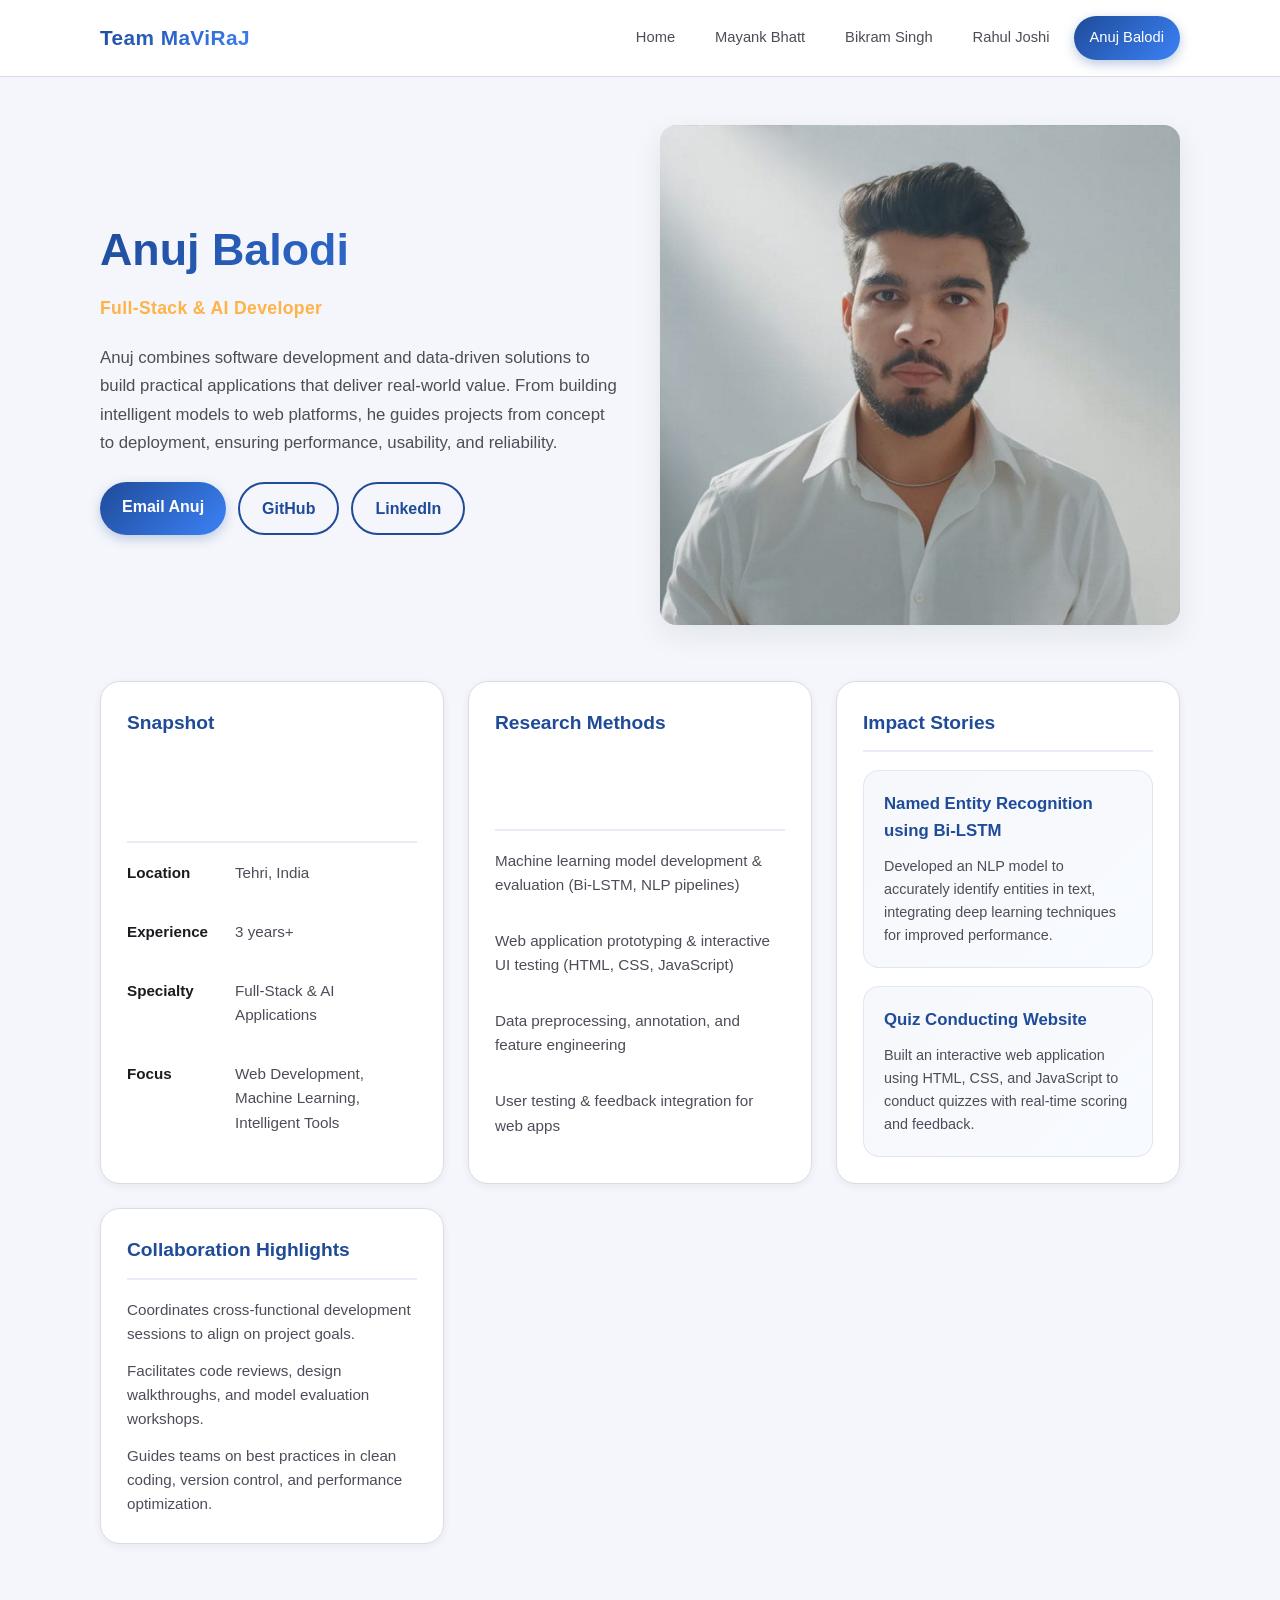
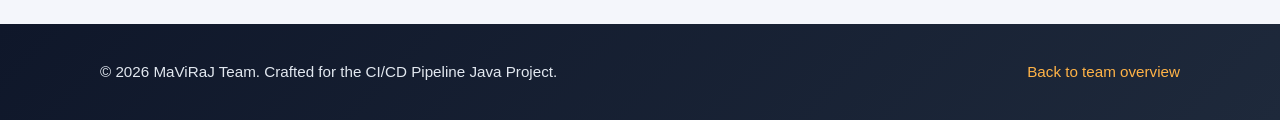
<file: portfolio-anuj.html>
<!DOCTYPE html>
<html lang="en">
<head>
    <meta charset="UTF-8">
    <meta name="viewport" content="width=device-width, initial-scale=1.0">
    <title>Anuj Balodi · Full-Stack & AI Developer</title>
    <link rel="stylesheet" href="styles.css">
</head>
<body>
    <header>
        <nav>
            <div class="brand">Team MaViRaJ</div>
            <div class="nav-links">
                <a href="index.html">Home</a>
                <a href="portfolio-mayank.html">Mayank Bhatt</a>
                <a href="portfolio-bikram.html">Bikram Singh</a>
                <a href="portfolio-rahul.html">Rahul Joshi</a>
                <a class="active" href="portfolio-anuj.html">Anuj Balodi</a>
            </div>
        </nav>
    </header>

    <main>
        <section class="profile-header">
            <div class="profile-summary">
                <h1>Anuj Balodi</h1>
                <p class="title">Full-Stack & AI Developer</p>
                <p>Anuj combines software development and data-driven solutions to build practical applications that deliver real-world value. From building intelligent models to web platforms, he guides projects from concept to deployment, ensuring performance, usability, and reliability.</p>
                <div class="button-row" style="margin-top: 24px;">
                    <a href="https://mail.google.com/mail/?view=cm&fs=1&to=anujbalodi96@gmail.com">Email Anuj</a>
                    <a class="secondary" href="https://github.com/AnujBalodi916" target="_blank" rel="noopener">GitHub</a>
                    <a class="secondary" href="https://www.linkedin.com/in/anuj-balodi-7848a92a7" target="_blank" rel="noopener">LinkedIn</a>
                </div>
            </div>
            <div>
                <img src="anuj.jpeg" alt="Portrait of Anuj Balodi">
            </div>
        </section>

        <section class="detail-grid">
            <article class="detail-card">
                <h2>Snapshot</h2>
                <ul>
                    <li><strong>Location</strong> Tehri, India</li>
                    <li><strong>Experience</strong> 3 years+</li>
                    <li><strong>Specialty</strong> Full-Stack & AI Applications</li>
                    <li><strong>Focus</strong> Web Development, Machine Learning, Intelligent Tools</li>
                </ul>
            </article>

            <article class="detail-card">
                <h2>Research Methods</h2>
                <ul>
                    <li>Machine learning model development & evaluation (Bi-LSTM, NLP pipelines)</li>
                    <li>Web application prototyping & interactive UI testing (HTML, CSS, JavaScript)</li>
                    <li>Data preprocessing, annotation, and feature engineering</li>
                    <li>User testing & feedback integration for web apps</li>
                </ul>
            </article>

            <article class="detail-card">
                <h2>Impact Stories</h2>
                <div class="project-card">
                    <h3>Named Entity Recognition using Bi-LSTM</h3>
                    <p>Developed an NLP model to accurately identify entities in text, integrating deep learning techniques for improved performance.</p>
                </div>
                <div class="project-card">
                    <h3>Quiz Conducting Website</h3>
                    <p>Built an interactive web application using HTML, CSS, and JavaScript to conduct quizzes with real-time scoring and feedback.</p>
                </div>
            </article>

            <article class="detail-card">
                <h2>Collaboration Highlights</h2>
                <ul>
                    <li>Coordinates cross-functional development sessions to align on project goals.</li>
                    <li>Facilitates code reviews, design walkthroughs, and model evaluation workshops.</li>
                    <li>Guides teams on best practices in clean coding, version control, and performance optimization.</li>
                </ul>
            </article>
        </section>
    </main>

    <footer>
        <div class="container">
            <p>© 2026 MaViRaJ Team. Crafted for the CI/CD Pipeline Java Project.</p>
            <p><a href="index.html">Back to team overview</a></p>
        </div>
    </footer>
</body>
</html>
</file>
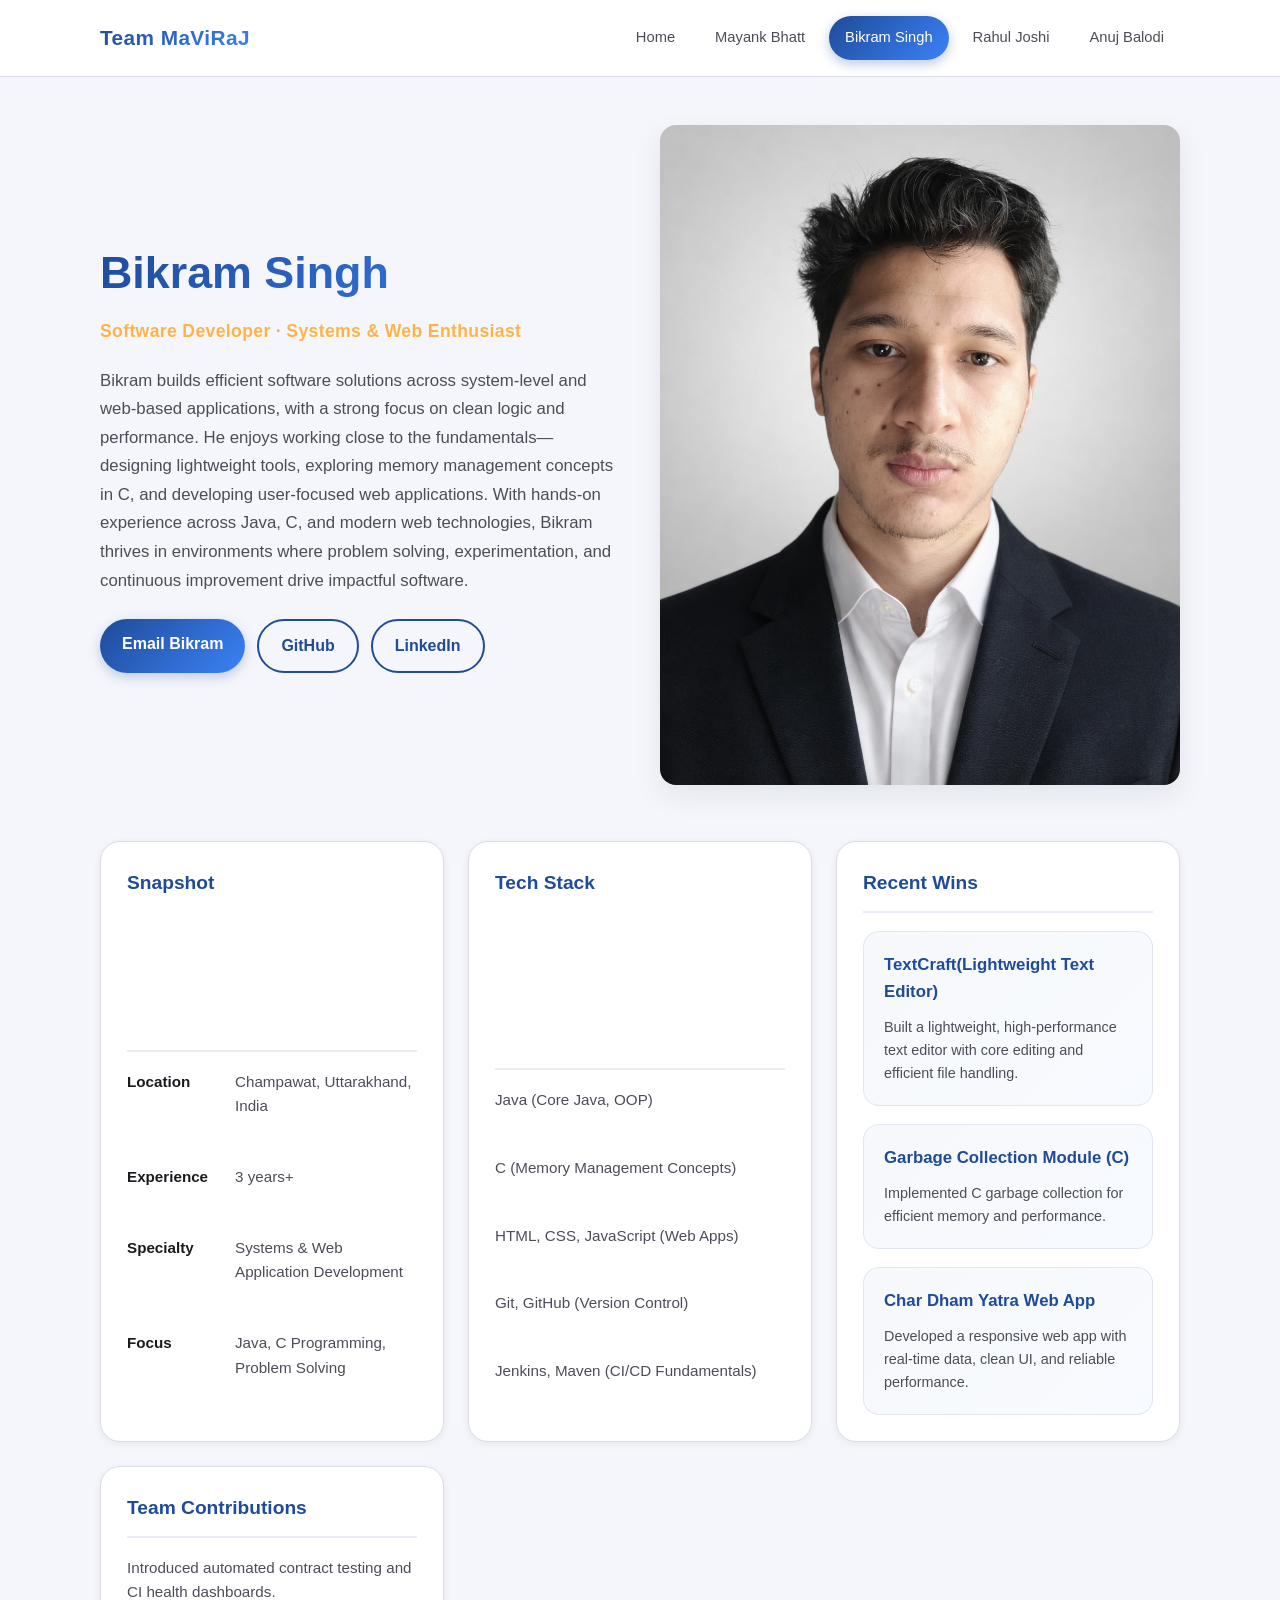
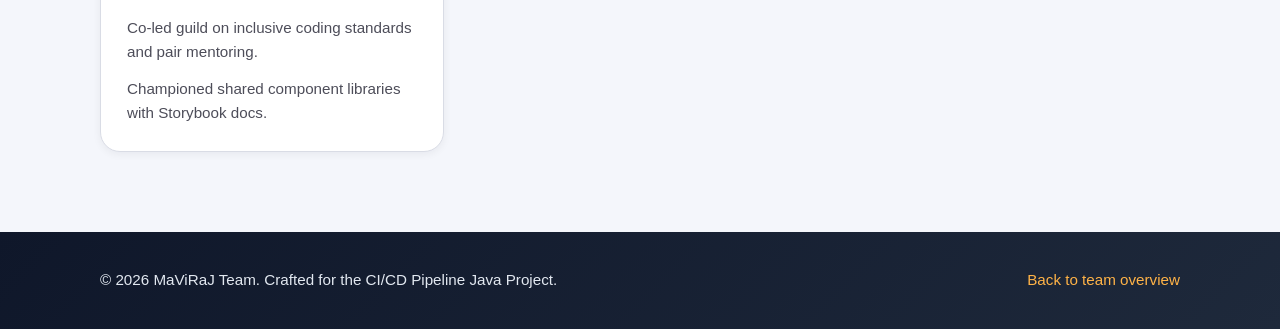
<file: portfolio-bikram.html>
<!DOCTYPE html>
<html lang="en">
<head>
    <meta charset="UTF-8">
    <meta name="viewport" content="width=device-width, initial-scale=1.0">
    <title>Bikram Singh · Software Developer</title>
    <link rel="stylesheet" href="styles.css">
</head>
<body>
    <header>
        <nav>
            <div class="brand">Team MaViRaJ</div>
            <div class="nav-links">
                <a href="index.html">Home</a>
                <a href="portfolio-mayank.html">Mayank Bhatt</a>
                <a class="active" href="portfolio-bikram.html">Bikram Singh</a>
                <a href="portfolio-rahul.html">Rahul Joshi</a>
                <a href="portfolio-anuj.html">Anuj Balodi</a>
            </div>
        </nav>
    </header>

    <main>
        <section class="profile-header">
            <div class="profile-summary">
                <h1>Bikram Singh</h1>
                <p class="title">Software Developer · Systems & Web Enthusiast</p>
                <p>Bikram builds efficient software solutions across system-level and web-based applications, with a strong focus on clean logic and performance. He enjoys working close to the fundamentals—designing lightweight tools, exploring memory management concepts in C, and developing user-focused web applications. With hands-on experience across Java, C, and modern web technologies, Bikram thrives in environments where problem solving, experimentation, and continuous improvement drive impactful software.</p>
                <div class="button-row" style="margin-top: 24px;">
                    <a href="https://mail.google.com/mail/?view=cm&fs=1&to=uriyalvikramsingh2603@gmail.com">Email Bikram</a>
                    <a class="secondary" href="https://github.com/BikramSingh26" target="_blank" rel="noopener">GitHub</a>
                    <a class="secondary" href="https://www.linkedin.com/in/bikram-singh308" target="_blank" rel="noopener">LinkedIn</a>
                </div>
            </div>
            <div>
                <img src="bikram_singh.png" alt="Portrait of Bikram Singh">
            </div>
        </section>

        <section class="detail-grid">
            <article class="detail-card">
                <h2>Snapshot</h2>
                <ul>
                    <li><strong>Location</strong> Champawat, Uttarakhand, India</li>
                    <li><strong>Experience</strong> 3 years+</li>
                    <li><strong>Specialty</strong> Systems & Web Application Development</li>
                    <li><strong>Focus</strong> Java, C Programming, Problem Solving</li>
                </ul>
            </article>

            <article class="detail-card">
                <h2>Tech Stack</h2>
                <ul>
                    <li>Java (Core Java, OOP)</li>
                    <li>C (Memory Management Concepts)</li>
                    <li>HTML, CSS, JavaScript (Web Apps)</li>
                    <li>Git, GitHub (Version Control)</li>
                    <li>Jenkins, Maven (CI/CD Fundamentals)</li>
                </ul>
            </article>

            <article class="detail-card">
                <h2>Recent Wins</h2>
                <div class="project-card">
                    <h3>TextCraft(Lightweight Text Editor)</h3>
                    <p>Built a lightweight, high-performance text editor with core editing and efficient file handling.</p>
                </div>
                <div class="project-card">
                    <h3>Garbage Collection Module (C)</h3>
                    <p>Implemented C garbage collection for efficient memory and performance.</p>
                </div>
                <div class="project-card">
                    <h3>Char Dham Yatra Web App</h3>
                    <p>Developed a responsive web app with real-time data, clean UI, and reliable performance.</p>
                </div>
            </article>

            <article class="detail-card">
                <h2>Team Contributions</h2>
                <ul>
                    <li>Introduced automated contract testing and CI health dashboards.</li>
                    <li>Co-led guild on inclusive coding standards and pair mentoring.</li>
                    <li>Championed shared component libraries with Storybook docs.</li>
                </ul>
            </article>
        </section>
    </main>

    <footer>
        <div class="container">
            <p>© 2026 MaViRaJ Team. Crafted for the CI/CD Pipeline Java Project.</p>
            <p><a href="index.html">Back to team overview</a></p>
        </div>
    </footer>
</body>
</html>
</file>
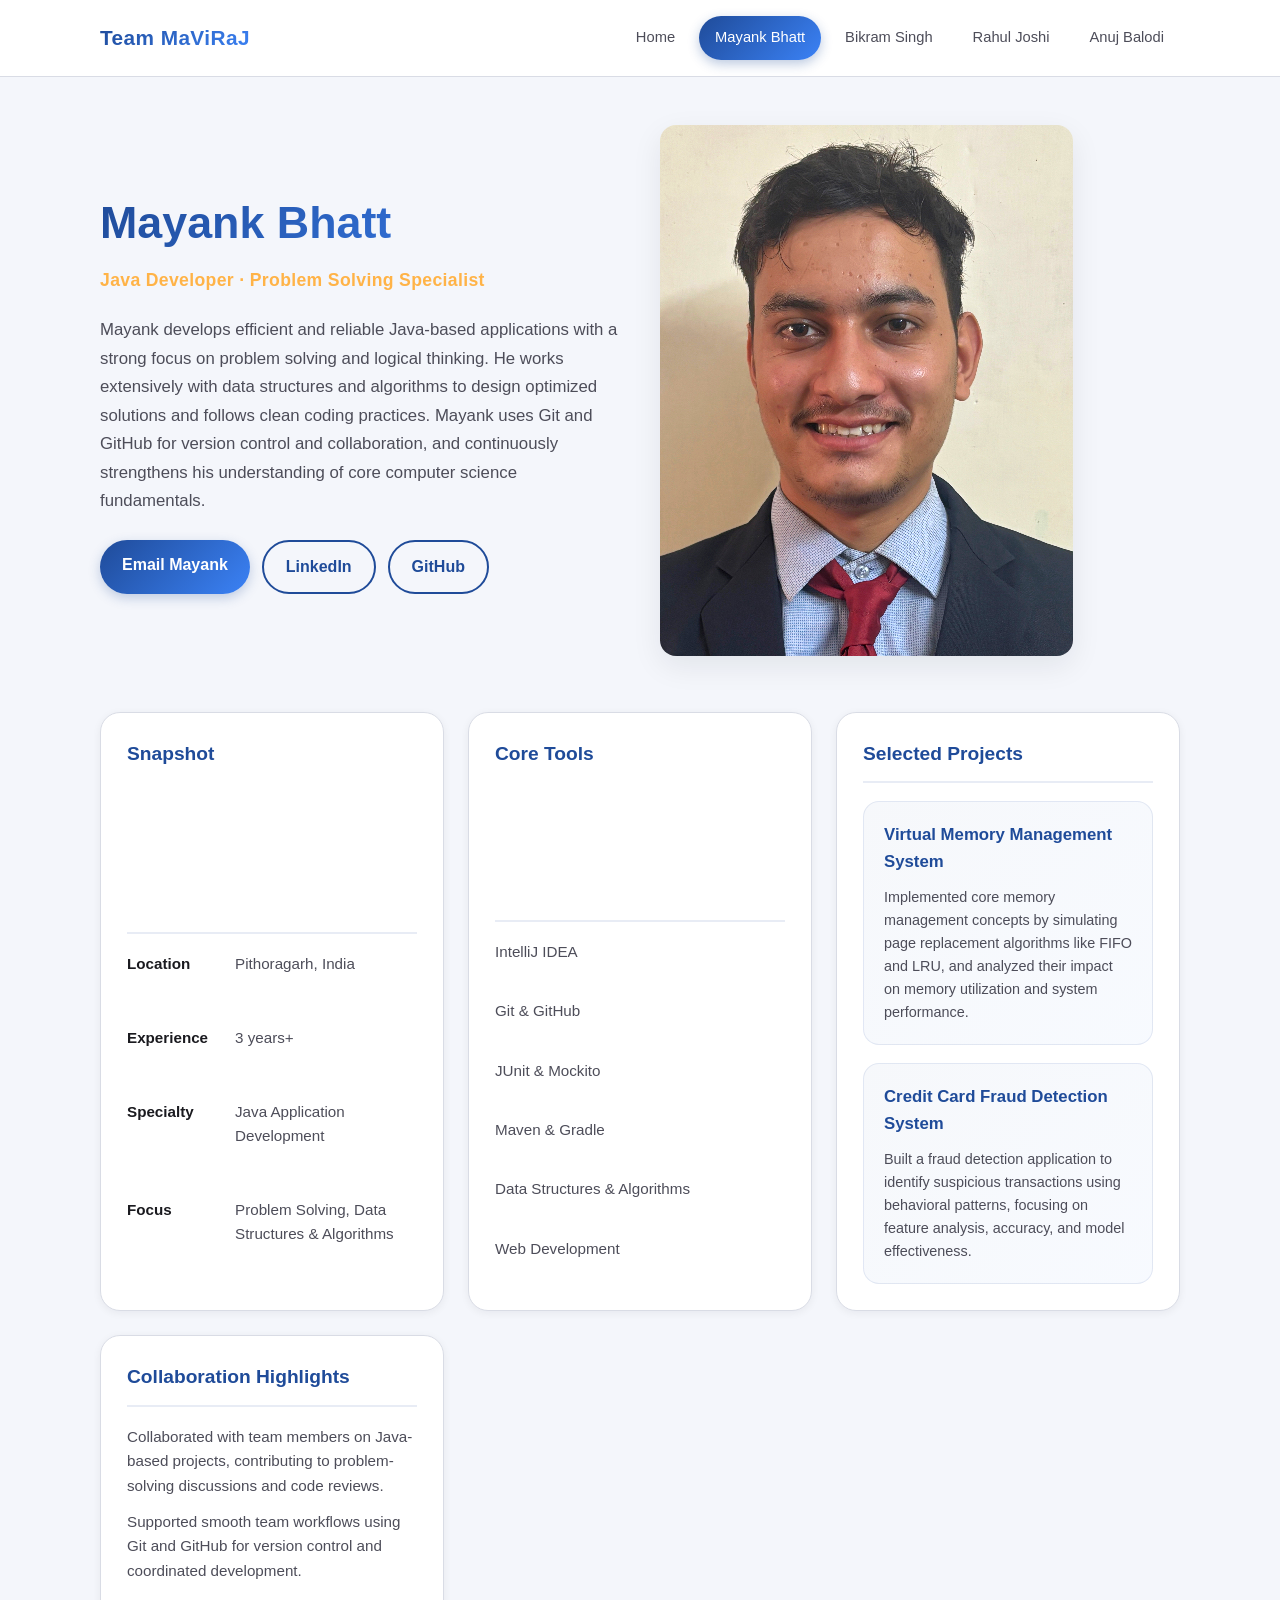
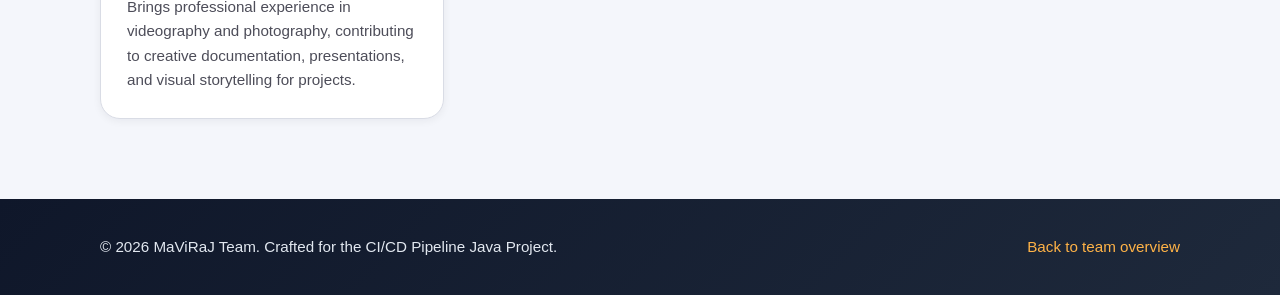
<file: portfolio-mayank.html>
<!DOCTYPE html>
<html lang="en">
<head>
    <meta charset="UTF-8">
    <meta name="viewport" content="width=device-width, initial-scale=1.0">
    <title>Mayank Bhatt · Java Developer & Problem Solver</title>
    <link rel="stylesheet" href="styles.css">
</head>
<body>
    <header>
        <nav>
            <div class="brand">Team MaViRaJ</div>
            <div class="nav-links">
                <a href="index.html">Home</a>
                <a class="active" href="portfolio-mayank.html">Mayank Bhatt</a>
                <a href="portfolio-bikram.html">Bikram Singh</a>
                <a href="portfolio-rahul.html">Rahul Joshi</a>
                <a href="portfolio-anuj.html">Anuj Balodi</a>
            </div>
        </nav>
    </header>

    <main>
        <section class="profile-header">
            <div class="profile-summary">
                <h1>Mayank Bhatt</h1>
                <p class="title">Java Developer · Problem Solving Specialist</p>
                <p>Mayank develops efficient and reliable Java-based applications with a strong focus on problem solving and logical thinking. He works extensively with data structures and algorithms to design optimized solutions and follows clean coding practices. Mayank uses Git and GitHub for version control and collaboration, and continuously strengthens his understanding of core computer science fundamentals.</p>
                <div class="button-row" style="margin-top: 24px;">
                    <a href="https://mail.google.com/mail/?view=cm&fs=1&to=mayankbhatt310@gmail.com">Email Mayank</a>
                    <a class="secondary" href="https://www.linkedin.com/in/mayank-bhatt03" target="_blank" rel="noopener">LinkedIn</a>
                    <a class="secondary" href="https://github.com/mayankbhatt03" target="_blank" rel="noopener">GitHub</a>
                </div>
            </div>
            <div>
                <img src="mayank_bhatt.jpeg" alt="Portrait of Mayank Bhatt">
            </div>
        </section>

        <section class="detail-grid">
            <article class="detail-card">
                <h2>Snapshot</h2>
                <ul>
                    <li><strong>Location</strong> Pithoragarh, India</li>
                    <li><strong>Experience</strong> 3 years+</li>
                    <li><strong>Specialty</strong> Java Application Development</li>
                    <li><strong>Focus</strong> Problem Solving, Data Structures & Algorithms</li>
                </ul>
            </article>

            <article class="detail-card">
                <h2>Core Tools</h2>
                <ul>
                    <li>IntelliJ IDEA</li>
                    <li>Git & GitHub</li>
                    <li>JUnit & Mockito</li>
                    <li>Maven & Gradle</li>
                    <li>Data Structures & Algorithms</li>
                    <li>Web Development</li>
                </ul>
            </article>

            <article class="detail-card">
                <h2>Selected Projects</h2>
                <div class="project-card">
                    <h3>Virtual Memory Management System</h3>
                    <p>Implemented core memory management concepts by simulating page replacement algorithms like FIFO and LRU, and analyzed their impact on memory utilization and system performance.</p>
                </div>
                <div class="project-card">
                    <h3>Credit Card Fraud Detection System</h3>
                    <p>Built a fraud detection application to identify suspicious transactions using behavioral patterns, focusing on feature analysis, accuracy, and model effectiveness.</p>
                </div>
            </article>

            <article class="detail-card">
                <h2>Collaboration Highlights</h2>
                <ul>
                    <li>Collaborated with team members on Java-based projects, contributing to problem-solving discussions and code reviews.</li>
                    <li>Supported smooth team workflows using Git and GitHub for version control and coordinated development.</li>
                    <li>Brings professional experience in videography and photography, contributing to creative documentation, presentations, and visual storytelling for projects.</li>
                </ul>
            </article>
        </section>
    </main>

    <footer>
        <div class="container">
            <p>© 2026 MaViRaJ Team. Crafted for the CI/CD Pipeline Java Project.</p>
            <p><a href="index.html">Back to team overview</a></p>
        </div>
    </footer>
</body>
</html>
</file>
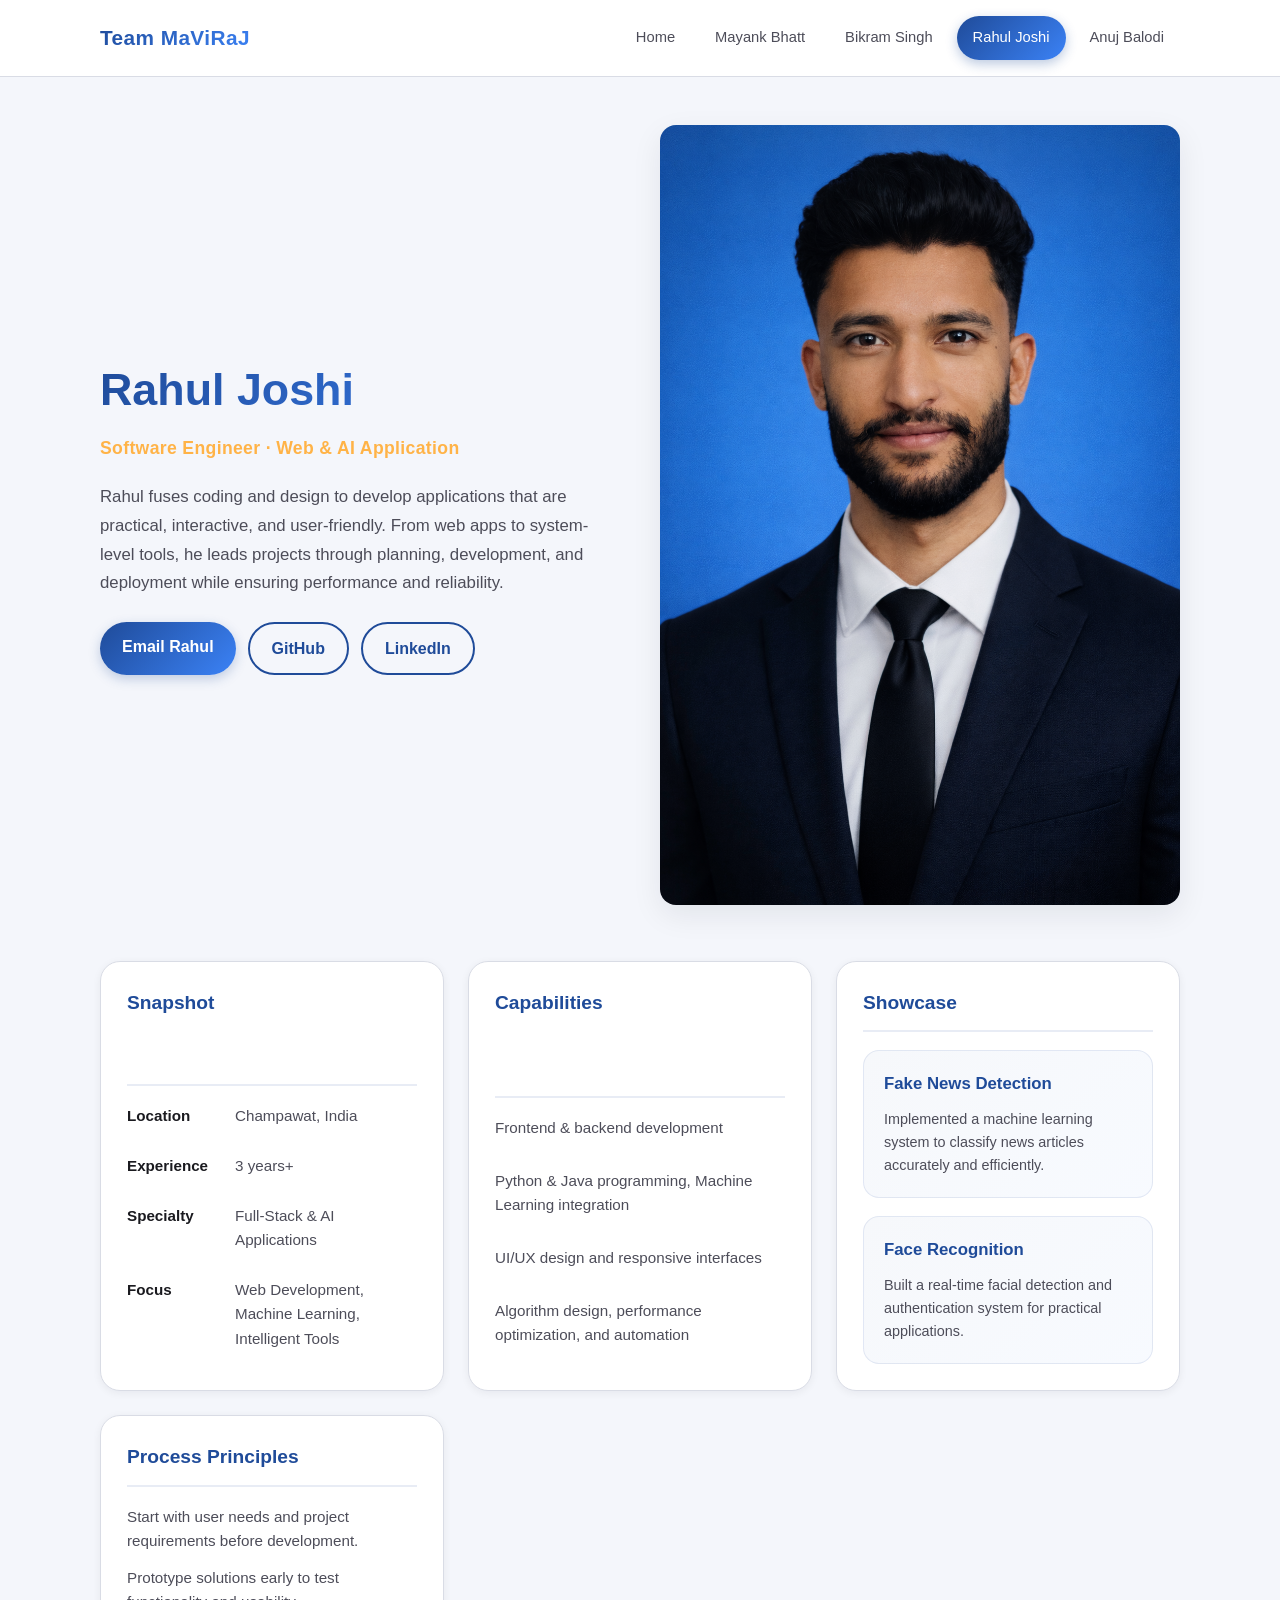
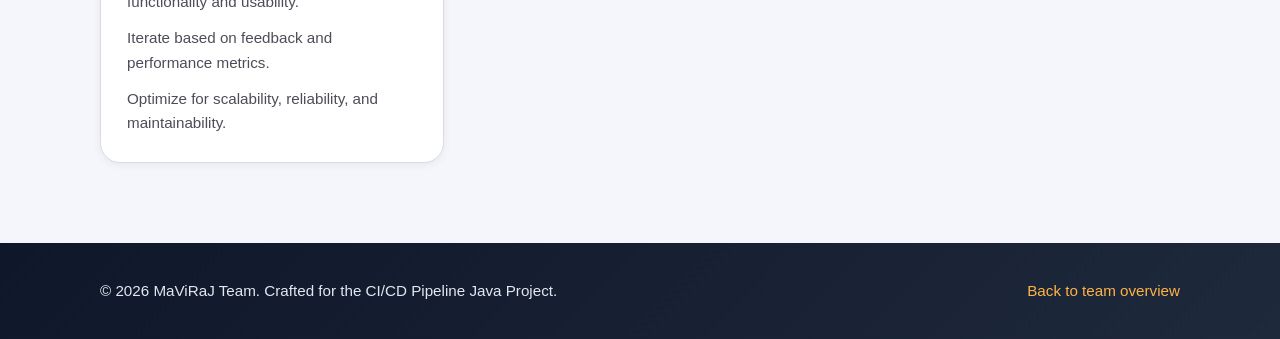
<file: portfolio-rahul.html>
<!DOCTYPE html>
<html lang="en">
<head>
    <meta charset="UTF-8">
    <meta name="viewport" content="width=device-width, initial-scale=1.0">
    <title>Rahul Joshi · Software Engineer</title>
    <link rel="stylesheet" href="styles.css">
</head>
<body>
    <header>
        <nav>
            <div class="brand">Team MaViRaJ</div>
            <div class="nav-links">
                <a href="index.html">Home</a>
                <a href="portfolio-mayank.html">Mayank Bhatt</a>
                <a href="portfolio-bikram.html">Bikram Singh</a>
                <a class="active" href="portfolio-rahul.html">Rahul Joshi</a>
                <a href="portfolio-anuj.html">Anuj Balodi</a>
            </div>
        </nav>
    </header>

    <main>
        <section class="profile-header">
            <div class="profile-summary">
                <h1>Rahul Joshi</h1>
                <p class="title">Software Engineer · Web & AI Application</p>
                <p>Rahul fuses coding and design to develop applications that are practical, interactive, and user-friendly. From web apps to system-level tools, he leads projects through planning, development, and deployment while ensuring performance and reliability.</p>
                <div class="button-row" style="margin-top: 24px;">
                    <a href="https://mail.google.com/mail/?view=cm&fs=1&to=rahuljoshi128raj@gmail.com">Email Rahul</a>
                    <a class="secondary" href="https://github.com/rahul-joshi12" target="_blank" rel="noopener">GitHub</a>
                    <a class="secondary" href="https://www.linkedin.com/in/rahul-joshi-485088318" target="_blank" rel="noopener">LinkedIn</a>
                </div>
            </div>
            <div>
                <img src="rrahul.png" alt="Portrait of Rahul Joshi">
            </div>
        </section>

        <section class="detail-grid">
            <article class="detail-card">
                <h2>Snapshot</h2>
                <ul>
                    <li><strong>Location</strong> Champawat, India</li>
                    <li><strong>Experience</strong> 3 years+</li>
                    <li><strong>Specialty</strong> Full-Stack & AI Applications</li>
                    <li><strong>Focus</strong> Web Development, Machine Learning, Intelligent Tools</li>
                </ul>
            </article>

            <article class="detail-card">
                <h2>Capabilities</h2>
                <ul>
                    <li>Frontend & backend development</li>
                    <li>Python & Java programming, Machine Learning integration</li>
                    <li>UI/UX design and responsive interfaces</li>
                    <li>Algorithm design, performance optimization, and automation</li>
                </ul>
            </article>

            <article class="detail-card">
                <h2>Showcase</h2>
                <div class="project-card">
                    <h3>Fake News Detection</h3>
                    <p>Implemented a machine learning system to classify news articles accurately and efficiently.</p>
                </div>
                <div class="project-card">
                    <h3>Face Recognition</h3>
                    <p>Built a real-time facial detection and authentication system for practical applications.</p>
                </div>
            </article>

            <article class="detail-card">
                <h2>Process Principles</h2>
                <ul>
                    <li>Start with user needs and project requirements before development.</li>
                    <li>Prototype solutions early to test functionality and usability.</li>
                    <li>Iterate based on feedback and performance metrics.</li>
                    <li>Optimize for scalability, reliability, and maintainability.</li>
                </ul>
            </article>
        </section>
    </main>

    <footer>
        <div class="container">
            <p>© 2026 MaViRaJ Team. Crafted for the CI/CD Pipeline Java Project.</p>
            <p><a href="index.html">Back to team overview</a></p>
        </div>
    </footer>
</body>
</html>
</file>
<file: styles.css>
/* Base styles */
:root {
    --primary: #1f4b99;
    --primary-dark: #163a7a;
    --accent: #ffb347;
    --accent-light: #ffd699;
    --bg: #f4f6fb;
    --text: #1a1a1f;
    --muted: #4d4d59;
    --card-bg: #ffffff;
    --border: #d9dce5;
    --gradient-start: #1f4b99;
    --gradient-end: #3b82f6;
    --shadow-sm: 0 2px 8px rgba(15, 23, 42, 0.06);
    --shadow-md: 0 10px 30px rgba(15, 23, 42, 0.08);
    --shadow-lg: 0 20px 40px rgba(15, 23, 42, 0.12);
}

* {
    box-sizing: border-box;
    margin: 0;
    padding: 0;
}

html {
    scroll-behavior: smooth;
}

body {
    font-family: "Segoe UI", Arial, sans-serif;
    color: var(--text);
    background: var(--bg);
    line-height: 1.6;
    min-height: 100vh;
}

a {
    color: inherit;
    text-decoration: none;
    transition: color 0.2s ease;
}

img {
    display: block;
    max-width: 100%;
    border-radius: 16px;
    box-shadow: var(--shadow-md);
}

/* Header styles */
header {
    background: rgba(255, 255, 255, 0.95);
    border-bottom: 1px solid var(--border);
    position: sticky;
    top: 0;
    z-index: 100;
    backdrop-filter: blur(10px);
}

nav {
    max-width: 1120px;
    margin: 0 auto;
    padding: 16px 20px;
    display: flex;
    align-items: center;
    justify-content: space-between;
    gap: 24px;
}

nav .brand {
    font-size: 1.3rem;
    font-weight: 700;
    background: linear-gradient(135deg, var(--gradient-start), var(--gradient-end));
    -webkit-background-clip: text;
    -webkit-text-fill-color: transparent;
    background-clip: text;
    letter-spacing: 0.02em;
}

.nav-links {
    display: flex;
    gap: 8px;
    flex-wrap: wrap;
}

.nav-links a {
    padding: 10px 16px;
    border-radius: 999px;
    transition: all 0.25s ease;
    font-size: 0.92rem;
    font-weight: 500;
    color: var(--muted);
}

.nav-links a:hover {
    background: rgba(31, 75, 153, 0.08);
    color: var(--primary);
}

.nav-links a.active {
    background: linear-gradient(135deg, var(--gradient-start), var(--gradient-end));
    color: #ffffff;
    box-shadow: 0 4px 12px rgba(31, 75, 153, 0.3);
}

/* Main content */
main {
    max-width: 1120px;
    margin: 0 auto;
    padding: 48px 20px 80px;
}

/* Hero section */
.hero {
    display: grid;
    grid-template-columns: repeat(auto-fit, minmax(280px, 1fr));
    gap: 48px;
    align-items: center;
    margin-bottom: 72px;
    padding: 32px 0;
}

.hero-text h1 {
    font-size: clamp(2.2rem, 5vw, 3.2rem);
    background: linear-gradient(135deg, var(--gradient-start), var(--gradient-end));
    -webkit-background-clip: text;
    -webkit-text-fill-color: transparent;
    background-clip: text;
    margin-bottom: 20px;
    line-height: 1.2;
}

.hero-text p {
    color: var(--muted);
    font-size: 1.1rem;
    line-height: 1.7;
}

.hero-cta {
    display: flex;
    gap: 14px;
    margin-top: 32px;
    flex-wrap: wrap;
}

.hero-cta a {
    background: linear-gradient(135deg, var(--gradient-start), var(--gradient-end));
    color: #ffffff;
    padding: 14px 28px;
    border-radius: 999px;
    font-weight: 600;
    transition: all 0.25s ease;
    box-shadow: 0 4px 16px rgba(31, 75, 153, 0.3);
}

.hero-cta a:hover {
    transform: translateY(-3px);
    box-shadow: 0 8px 24px rgba(31, 75, 153, 0.4);
}

.hero-cta a.secondary {
    background: transparent;
    border: 2px solid var(--primary);
    color: var(--primary);
    box-shadow: none;
}

.hero-cta a.secondary:hover {
    background: var(--primary);
    color: #ffffff;
}

/* Section headings */
.section-heading {
    text-align: center;
    margin-bottom: 40px;
}

.section-heading h2 {
    font-size: 2rem;
    background: linear-gradient(135deg, var(--gradient-start), var(--gradient-end));
    -webkit-background-clip: text;
    -webkit-text-fill-color: transparent;
    background-clip: text;
    margin-bottom: 12px;
}

.section-heading p {
    color: var(--muted);
    font-size: 1.05rem;
    max-width: 600px;
    margin: 0 auto;
}

/* Member grid */
.member-grid {
    display: grid;
    grid-template-columns: repeat(auto-fit, minmax(280px, 1fr));
    gap: 28px;
}

.member-card {
    background: var(--card-bg);
    border: 1px solid var(--border);
    border-radius: 24px;
    padding: 28px;
    display: flex;
    flex-direction: column;
    gap: 16px;
    box-shadow: var(--shadow-sm);
    transition: all 0.3s ease;
    position: relative;
    overflow: hidden;
}

.member-card::before {
    content: '';
    position: absolute;
    top: 0;
    left: 0;
    right: 0;
    height: 4px;
    background: linear-gradient(135deg, var(--gradient-start), var(--gradient-end));
    opacity: 0;
    transition: opacity 0.3s ease;
}

.member-card:hover {
    transform: translateY(-6px);
    box-shadow: var(--shadow-lg);
    border-color: rgba(31, 75, 153, 0.2);
}

.member-card:hover::before {
    opacity: 1;
}

.member-card h3 {
    font-size: 1.35rem;
    color: var(--primary);
    margin-bottom: 4px;
}

.member-card .role {
    color: var(--accent);
    font-weight: 600;
    font-size: 0.9rem;
    letter-spacing: 0.03em;
    text-transform: uppercase;
}

.member-card > p {
    color: var(--muted);
    font-size: 0.95rem;
    line-height: 1.6;
}

.member-card .chip-group {
    display: flex;
    flex-wrap: wrap;
    gap: 8px;
    margin-top: 4px;
}

.member-card .chip {
    background: linear-gradient(135deg, rgba(31, 75, 153, 0.08), rgba(59, 130, 246, 0.08));
    color: var(--primary);
    border-radius: 20px;
    padding: 6px 14px;
    font-size: 0.82rem;
    font-weight: 500;
    border: 1px solid rgba(31, 75, 153, 0.1);
}

.member-card .profile-link {
    margin-top: auto;
    padding-top: 12px;
    color: var(--primary);
    font-weight: 600;
    display: inline-flex;
    align-items: center;
    gap: 6px;
    transition: gap 0.2s ease;
}

.member-card .profile-link:hover {
    gap: 10px;
}

/* Footer */
footer {
    background: linear-gradient(135deg, #0f172a, #1e293b);
    color: #e2e8f0;
    padding: 36px 0;
}

footer .container {
    max-width: 1120px;
    margin: 0 auto;
    padding: 0 20px;
    display: flex;
    justify-content: space-between;
    gap: 24px;
    flex-wrap: wrap;
    font-size: 0.95rem;
}

footer a {
    color: var(--accent);
    transition: color 0.2s ease;
}

footer a:hover {
    color: var(--accent-light);
}

/* Profile page layout */
.profile-header {
    display: grid;
    grid-template-columns: repeat(auto-fit, minmax(280px, 1fr));
    gap: 40px;
    margin-bottom: 56px;
    align-items: center;
}

.profile-summary h1 {
    font-size: clamp(2rem, 5vw, 2.8rem);
    background: linear-gradient(135deg, var(--gradient-start), var(--gradient-end));
    -webkit-background-clip: text;
    -webkit-text-fill-color: transparent;
    background-clip: text;
    margin-bottom: 8px;
}

.profile-summary .title {
    color: var(--accent);
    font-weight: 600;
    font-size: 1.1rem;
    margin-bottom: 20px;
    letter-spacing: 0.02em;
}

.profile-summary > p {
    color: var(--muted);
    font-size: 1.05rem;
    line-height: 1.7;
}

/* Detail grid */
.detail-grid {
    display: grid;
    grid-template-columns: repeat(auto-fit, minmax(300px, 1fr));
    gap: 24px;
}

.detail-card {
    background: var(--card-bg);
    border: 1px solid var(--border);
    border-radius: 20px;
    padding: 26px;
    display: grid;
    gap: 18px;
    box-shadow: var(--shadow-sm);
    transition: all 0.25s ease;
}

.detail-card:hover {
    box-shadow: var(--shadow-md);
    border-color: rgba(31, 75, 153, 0.15);
}

.detail-card h2 {
    font-size: 1.2rem;
    color: var(--primary);
    padding-bottom: 12px;
    border-bottom: 2px solid rgba(31, 75, 153, 0.1);
}

.detail-card ul {
    list-style: none;
    display: grid;
    gap: 12px;
    color: var(--muted);
    font-size: 0.95rem;
}

.detail-card li {
    display: flex;
    gap: 8px;
    align-items: flex-start;
}

.detail-card li strong {
    color: var(--text);
    min-width: 100px;
    flex-shrink: 0;
}

/* Project cards */
.project-card {
    background: linear-gradient(135deg, rgba(31, 75, 153, 0.04), rgba(59, 130, 246, 0.04));
    border: 1px solid rgba(31, 75, 153, 0.1);
    border-radius: 16px;
    padding: 20px;
    display: grid;
    gap: 10px;
    transition: all 0.25s ease;
}

.project-card:hover {
    background: linear-gradient(135deg, rgba(31, 75, 153, 0.08), rgba(59, 130, 246, 0.08));
    border-color: rgba(31, 75, 153, 0.2);
}

.project-card h3 {
    font-size: 1.05rem;
    color: var(--primary);
}

.project-card p {
    color: var(--muted);
    font-size: 0.9rem;
    line-height: 1.6;
}

/* Button row */
.button-row {
    display: flex;
    gap: 12px;
    flex-wrap: wrap;
}

.button-row a {
    padding: 12px 22px;
    border-radius: 999px;
    font-weight: 600;
    background: linear-gradient(135deg, var(--gradient-start), var(--gradient-end));
    color: #ffffff;
    transition: all 0.25s ease;
    box-shadow: 0 4px 12px rgba(31, 75, 153, 0.25);
}

.button-row a:hover {
    transform: translateY(-2px);
    box-shadow: 0 6px 18px rgba(31, 75, 153, 0.35);
}

.button-row a.secondary {
    background: transparent;
    border: 2px solid var(--primary);
    color: var(--primary);
    box-shadow: none;
}

.button-row a.secondary:hover {
    background: var(--primary);
    color: #ffffff;
}

/* Animations */
@keyframes fadeInUp {
    from {
        opacity: 0;
        transform: translateY(20px);
    }
    to {
        opacity: 1;
        transform: translateY(0);
    }
}

.hero, .member-card, .detail-card {
    animation: fadeInUp 0.5s ease forwards;
}

.member-card:nth-child(1) { animation-delay: 0.1s; }
.member-card:nth-child(2) { animation-delay: 0.2s; }
.member-card:nth-child(3) { animation-delay: 0.3s; }
.member-card:nth-child(4) { animation-delay: 0.4s; }

/* Responsive adjustments */
@media (max-width: 720px) {
    nav {
        flex-direction: column;
        align-items: flex-start;
        gap: 16px;
    }

    .nav-links {
        width: 100%;
        justify-content: flex-start;
    }

    .hero {
        text-align: center;
    }

    .hero-cta {
        justify-content: center;
    }

    .profile-header {
        text-align: center;
    }

    .button-row {
        justify-content: center;
    }

    footer .container {
        justify-content: center;
        text-align: center;
    }

    .section-heading {
        padding: 0 10px;
    }
}

@media (max-width: 480px) {
    .nav-links a {
        padding: 8px 12px;
        font-size: 0.85rem;
    }

    .member-card {
        padding: 22px;
    }

    .detail-card {
        padding: 20px;
    }
}
</file>
